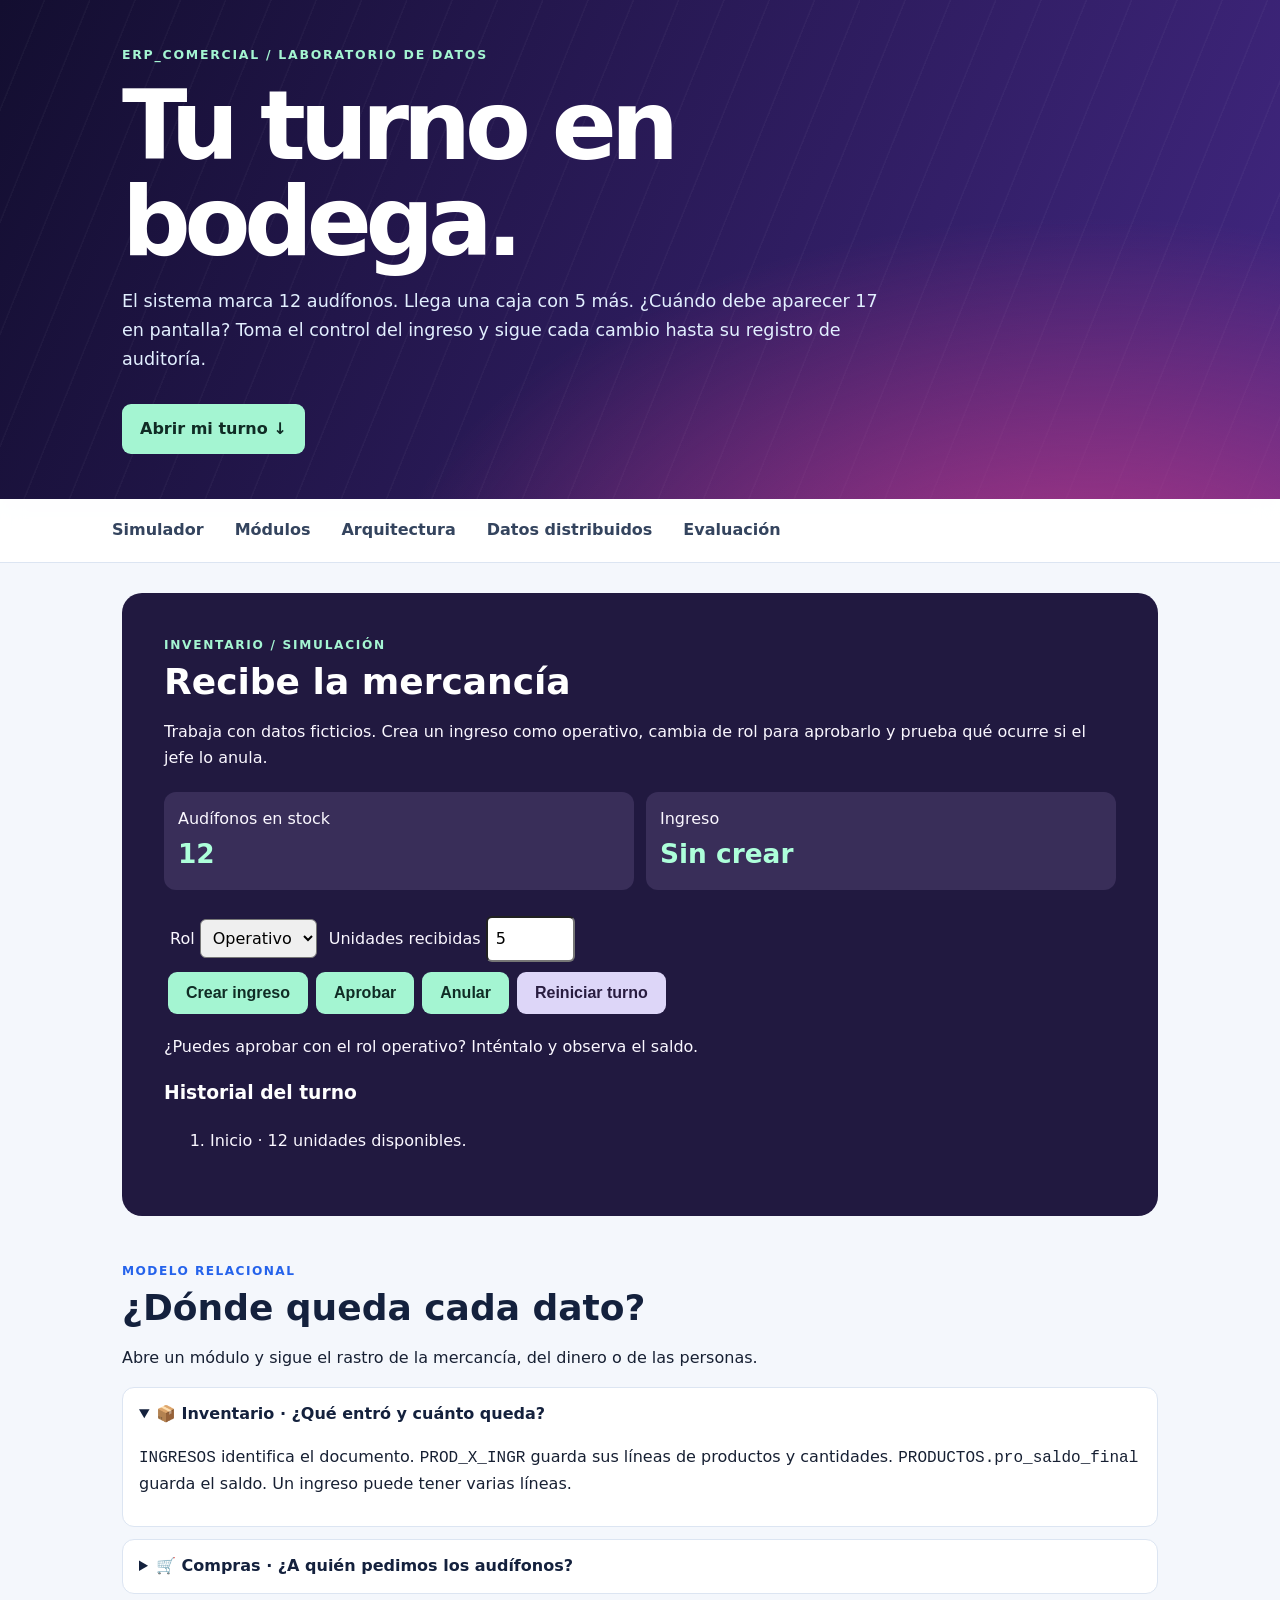
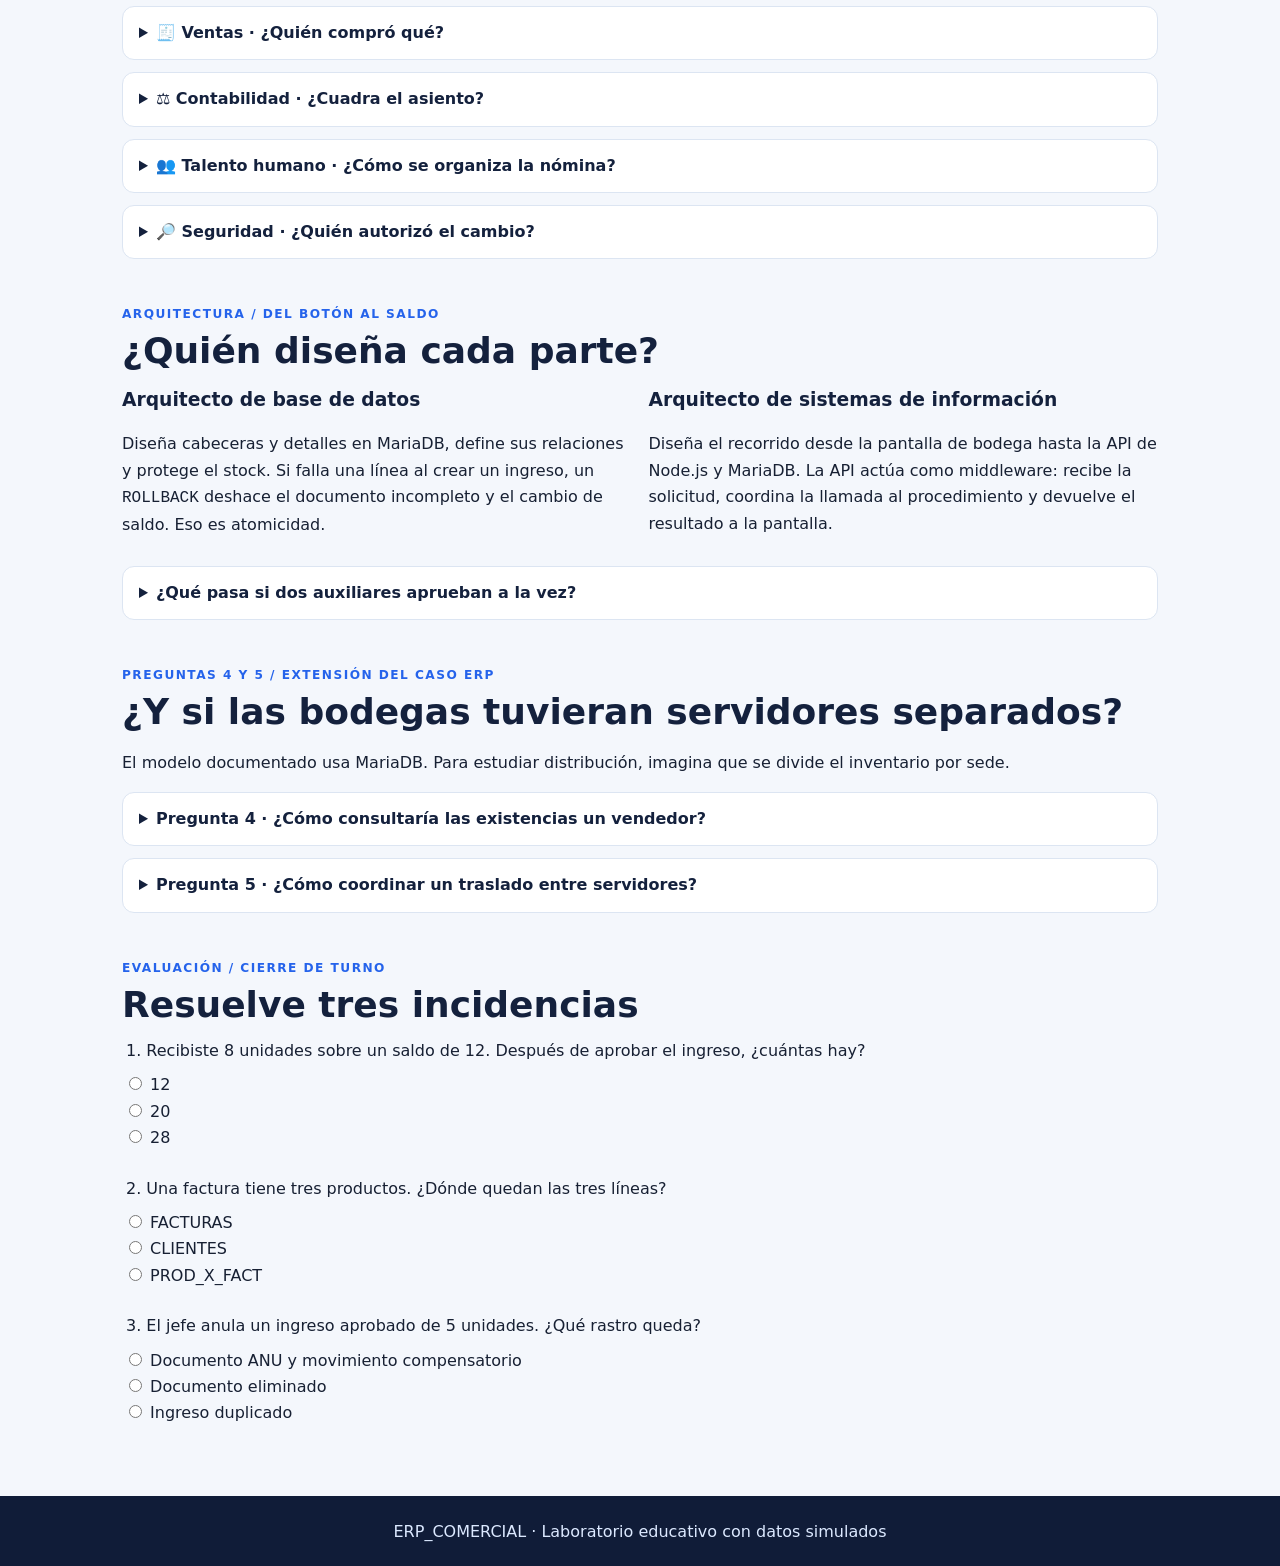
<file: material-bd/index.html>
<!doctype html>
<html lang="es"><head><meta charset="utf-8"><meta name="viewport" content="width=device-width,initial-scale=1">
<title>ERP_COMERCIAL · Turno de bodega</title>
<style>
:root{--navy:#14213d;--blue:#2563eb;--green:#059669;--cyan:#0891b2;--ink:#172033;--muted:#59677d;--bg:#f4f7fc;--line:#dce5f2}
*{box-sizing:border-box}html{scroll-behavior:smooth}body{margin:0;background:var(--bg);color:var(--ink);font:16px/1.65 system-ui,"Segoe UI",sans-serif}
.wrap{max-width:1080px;margin:auto;padding:0 22px}.hero{background:linear-gradient(125deg,#101c38,#17477c 62%,#07849a);color:white;padding:52px 0}
.kicker{color:#a5f3fc;text-transform:uppercase;letter-spacing:.13em;font-size:.78rem;font-weight:800}h1{font-size:clamp(2.1rem,5vw,3.6rem);line-height:1.08;margin:12px 0;max-width:850px}.hero p{font-size:1.1rem;color:#e2efff;max-width:780px}
.tags{display:flex;gap:9px;flex-wrap:wrap}.tag{border:1px solid #ffffff66;border-radius:30px;padding:5px 12px;background:#ffffff12;font-size:.88rem}
nav{position:sticky;top:0;background:#ffffffed;backdrop-filter:blur(12px);border-bottom:1px solid var(--line);z-index:5}.nav{display:flex;gap:7px;overflow:auto;padding:10px 0}.nav a{white-space:nowrap;text-decoration:none;padding:8px 12px;border-radius:9px;font-weight:700;color:#34445e}.nav a:hover{background:#eaf1ff;color:var(--blue)}
main{padding:28px 0 65px}.section{margin:30px 0 45px;scroll-margin-top:75px}.eyebrow{color:var(--blue);font-size:.76rem;letter-spacing:.12em;text-transform:uppercase;font-weight:900}h2{color:var(--navy);font-size:clamp(1.65rem,3vw,2.25rem);line-height:1.2;margin:5px 0 12px}h3{color:var(--navy);margin:0 0 8px}.lead{font-size:1.08rem;color:#4b5a70;max-width:850px}
.grid{display:grid;grid-template-columns:repeat(2,minmax(0,1fr));gap:17px}.three{grid-template-columns:repeat(3,minmax(0,1fr))}
.card{background:white;border:1px solid var(--line);border-radius:17px;padding:21px;box-shadow:0 10px 28px #1e3a5f0c}.db{border-top:5px solid var(--blue)}.si{border-top:5px solid var(--green)}.ico{font-size:1.8rem;background:#eaf1ff;width:52px;height:52px;border-radius:14px;display:grid;place-items:center;margin-bottom:12px}
.pill{display:inline-block;background:#eaf1ff;color:#1d4ed8;border-radius:30px;padding:4px 10px;font-size:.78rem;font-weight:800}.pill.green{background:#dcfce7;color:#047857}
ul{padding-left:20px}li{padding:3px 0}.callout{background:#e9faff;border-left:5px solid var(--cyan);padding:15px 18px;border-radius:10px;margin:18px 0}.callout strong{color:#075985}
table{width:100%;border-collapse:collapse;background:white;border-radius:14px;overflow:hidden;box-shadow:0 10px 28px #1e3a5f0c}th,td{text-align:left;padding:12px 14px;border-bottom:1px solid var(--line)}th{background:#eaf1ff;color:#173b70}tr:last-child td{border:0}
.flow{display:flex;gap:9px;align-items:stretch;flex-wrap:wrap;margin:15px 0}.step{flex:1;min-width:145px;text-align:center;background:white;border:1px solid var(--line);border-radius:13px;padding:14px}.step b{display:block;color:var(--blue)}.arrow{align-self:center;font-size:1.4rem;color:#8292a9;font-weight:900}
.example{background:linear-gradient(120deg,#eff6ff,#effdf8);border:1px solid #cfe3f5;border-radius:16px;padding:20px;margin-top:16px}
.tabs{display:flex;gap:8px;flex-wrap:wrap;margin:14px 0}.tab,button{border:0;border-radius:10px;padding:11px 15px;font-weight:800;cursor:pointer}.tab{background:white;border:1px solid var(--line);color:#40516a}.tab.active{background:var(--navy);color:white}.panel{display:none}.panel.active{display:block}
.diagram{display:grid;grid-template-columns:1fr auto 1fr;gap:10px;align-items:center;margin:15px 0}.node{text-align:center;padding:16px;border:2px solid #b9d2fa;border-radius:13px;background:white;font-weight:800}.node span{display:block;color:var(--muted);font-size:.88rem;font-weight:400}.node.green{border-color:#9de3c8}
.phase{display:flex;gap:13px;background:white;border:1px solid var(--line);border-radius:13px;padding:15px;margin:11px 0}.num{flex:0 0 38px;height:38px;border-radius:12px;background:#dbeafe;color:#1d4ed8;font-weight:900;display:grid;place-items:center}
details{background:white;border:1px solid var(--line);border-radius:12px;padding:13px 16px;margin:12px 0}summary{font-weight:800;color:var(--navy);cursor:pointer}
.quizq{background:white;border:1px solid var(--line);border-radius:14px;padding:17px;margin:13px 0}.quizq legend{font-weight:800;color:var(--navy)}.option{display:block;padding:8px 10px;border:1px solid var(--line);border-radius:9px;margin:7px 0;cursor:pointer}.option:hover{background:#f2f7ff}input{accent-color:var(--blue)}button{background:var(--blue);color:white;font-size:1rem}button.secondary{background:#e8eef8;color:#263a58}.feedback{font-weight:700;margin-top:9px}.score{font-size:1.2rem;font-weight:900;color:var(--green);margin-top:15px}
footer{background:#101c38;color:#dce9ff;text-align:center;padding:23px}.small{color:var(--muted);font-size:.9rem}
@media(max-width:720px){.grid,.three{grid-template-columns:1fr}.diagram{grid-template-columns:1fr}.arrow{transform:rotate(90deg);text-align:center}th,td{padding:9px 7px;font-size:.88rem}}
</style><style>
.hero{background-color:#17133d;background-image:radial-gradient(ellipse at 85% 125%,#b53889 0,transparent 46%),repeating-linear-gradient(112deg,transparent 0 40px,#ffffff08 41px 42px),linear-gradient(115deg,#130e30,#422782);padding:clamp(45px,9vw,100px) 0}.hero h1{font-size:clamp(3.5rem,9vw,7rem);letter-spacing:-.065em;line-height:1}.hero .kicker,.lab .eyebrow{color:#a4f5d2;letter-spacing:.14em}.start,.lab button{display:inline-block;border:0;border-radius:9px;background:#a4f5d2;color:#102c25;font-weight:750;padding:12px 18px;text-decoration:none;cursor:pointer}.start{margin-top:12px}.lab{background:#211940;color:#faf7ff;padding:clamp(20px,4vw,42px);border-radius:20px}.lab h2,.lab h3{color:white}.lab #meter{color:#b6ffe0;font-weight:700}.lab article{margin-top:16px;background:#302650;border:1px solid #62517e;border-radius:14px;padding:clamp(16px,3vw,30px)}#scene{color:#fbd48b;font-weight:700}#options{display:flex;gap:10px;flex-wrap:wrap}#options button{background:#f2edff;color:#27194a;text-align:left}.lab button:focus-visible,.start:focus-visible{outline:3px solid #ffbb41;outline-offset:3px}.lab button[hidden]{display:none}#hint{margin:12px 0;color:#fff1cc}.lab button:disabled{opacity:.72;cursor:default}#reto{scroll-margin-top:90px}
</style><style>.hero{padding:45px 0}.hero h1{font-size:clamp(3rem,8vw,6rem)}.metrics{display:flex;gap:12px;flex-wrap:wrap;margin:20px 0}.metrics div{flex:1;min-width:110px;padding:14px;background:#392e59;border-radius:12px}.metrics strong{display:block;font-size:1.65rem;color:#adffda}.lab select,.lab input{padding:8px;border-radius:6px;font:inherit}.lab label{display:inline-block;margin:6px}.lab button{margin:4px}.lab li{margin:6px}.lab h3{margin-top:18px}details{margin:12px 0}summary{cursor:pointer;font-weight:700}.section code{overflow-wrap:anywhere}fieldset{border:0;padding:8px 0}fieldset label{display:block}.lab button.secondary{background:#ddd6f8;color:#291d40}button:focus-visible,summary:focus-visible{outline:3px solid #ee9123;outline-offset:3px}</style></head><body>
<header class="hero"><div class="wrap"><div class="kicker">ERP_COMERCIAL / LABORATORIO DE DATOS</div><h1>Tu turno en bodega.</h1><p>El sistema marca 12 audífonos. Llega una caja con 5 más. ¿Cuándo debe aparecer 17 en pantalla? Toma el control del ingreso y sigue cada cambio hasta su registro de auditoría.</p><a class="start" href="#bodega">Abrir mi turno ↓</a></div></header>
<nav><div class="wrap nav"><a href="#bodega">Simulador</a><a href="#mapa">Módulos</a><a href="#equipo">Arquitectura</a><a href="#red">Datos distribuidos</a><a href="#prueba">Evaluación</a></div></nav>
<main class="wrap"><section class="section lab" id="bodega"><div class="eyebrow">Inventario / Simulación</div><h2>Recibe la mercancía</h2><p>Trabaja con datos ficticios. Crea un ingreso como operativo, cambia de rol para aprobarlo y prueba qué ocurre si el jefe lo anula.</p>
<div class="metrics"><div>Audífonos en stock<strong id="stock">12</strong></div><div>Ingreso<strong id="status">Sin crear</strong></div></div>
<label>Rol <select id="role"><option>Operativo</option><option>Auxiliar</option><option>Jefe</option></select></label><label>Unidades recibidas <input id="qty" type="number" value="5" min="1" max="99"></label>
<div id="actions"><button data-op="crear">Crear ingreso</button><button data-op="aprobar">Aprobar</button><button data-op="anular">Anular</button><button id="reset" class="secondary">Reiniciar turno</button></div><p id="msg" role="status">¿Puedes aprobar con el rol operativo? Inténtalo y observa el saldo.</p><h3>Historial del turno</h3><ol id="log"><li>Inicio · 12 unidades disponibles.</li></ol></section>
<section class="section" id="mapa"><div class="eyebrow">Modelo relacional</div><h2>¿Dónde queda cada dato?</h2><p>Abre un módulo y sigue el rastro de la mercancía, del dinero o de las personas.</p>
<details open><summary>📦 Inventario · ¿Qué entró y cuánto queda?</summary><p><code>INGRESOS</code> identifica el documento. <code>PROD_X_INGR</code> guarda sus líneas de productos y cantidades. <code>PRODUCTOS.pro_saldo_final</code> guarda el saldo. Un ingreso puede tener varias líneas.</p></details>
<details><summary>🛒 Compras · ¿A quién pedimos los audífonos?</summary><p>El proveedor se registra en <code>PROVEEDORES</code>. La orden se identifica en <code>O_COMPRA</code> y los artículos pedidos en <code>PROD_X_COMP</code>. La orden indica lo solicitado. El ingreso documenta lo que llegó físicamente.</p></details>
<details><summary>🧾 Ventas · ¿Quién compró qué?</summary><p><code>CLIENTES</code> identifica al comprador. <code>FACTURAS</code> contiene la cabecera de la venta y <code>PROD_X_FACT</code> sus líneas. Si una factura incluye audífonos y un teclado, comparten cabecera y ocupan líneas distintas.</p></details>
<details><summary>⚖️ Contabilidad · ¿Cuadra el asiento?</summary><p><code>ASIENTOS</code> agrupa movimientos y <code>CTAxASI</code> detalla sus cuentas. Ejemplo simplificado sin impuestos ni costo de venta: al cobrar $30 al contado, Caja registra $30 en el Debe e Ingresos por ventas registra $30 en el Haber.</p></details>
<details><summary>👥 Talento humano · ¿Cómo se organiza la nómina?</summary><p><code>PAGOS</code> identifica el lote y <code>PAGxEMP</code> vincula a cada empleado con el pago. En un lote con puntos de guardado, un error individual puede revertirse hasta su punto de guardado sin deshacer los registros anteriores.</p></details>
<details><summary>🔎 Seguridad · ¿Quién autorizó el cambio?</summary><p><code>USUARIOS</code> y <code>ROLES</code> identifican a la persona y sus permisos. <code>LOGS</code> conserva el rastro de las operaciones. Al anular un ingreso, el documento queda disponible para investigar el cambio de saldo.</p></details></section>
<section class="section" id="equipo"><div class="eyebrow">Arquitectura / Del botón al saldo</div><h2>¿Quién diseña cada parte?</h2><div class="grid two"><article><h3>Arquitecto de base de datos</h3><p>Diseña cabeceras y detalles en MariaDB, define sus relaciones y protege el stock. Si falla una línea al crear un ingreso, un <code>ROLLBACK</code> deshace el documento incompleto y el cambio de saldo. Eso es atomicidad.</p></article><article><h3>Arquitecto de sistemas de información</h3><p>Diseña el recorrido desde la pantalla de bodega hasta la API de Node.js y MariaDB. La API actúa como middleware: recibe la solicitud, coordina la llamada al procedimiento y devuelve el resultado a la pantalla.</p></article></div><details><summary>¿Qué pasa si dos auxiliares aprueban a la vez?</summary><p><code>SP_APROBAR_INGRESO</code> bloquea la fila con <code>FOR UPDATE</code>. El segundo auxiliar espera. Cuando puede leerla, ya está aprobada y la validación de estado evita una segunda aprobación.</p></details></section>
<section class="section" id="red"><div class="eyebrow">Preguntas 4 y 5 / Extensión del caso ERP</div><h2>¿Y si las bodegas tuvieran servidores separados?</h2><p>El modelo documentado usa MariaDB. Para estudiar distribución, imagina que se divide el inventario por sede.</p><details><summary>Pregunta 4 · ¿Cómo consultaría las existencias un vendedor?</summary><p>Si Quito tiene 12 audífonos y Cuenca tiene 7, una consulta global podría devolver 19. Separar las filas por sede es fragmentación horizontal. Poder consultar sin elegir servidor es transparencia de localización. En el ERP documentado, <code>V_HISTORIAL_INVENTARIO</code> reúne tablas para facilitar consultas; esa vista por sí sola no implica distribución.</p><p>Con microservicios, inventario y ventas podrían gestionar sus propios datos y comunicarse mediante APIs. Cada servicio decidiría cómo almacenar su información.</p></details><details><summary>Pregunta 5 · ¿Cómo coordinar un traslado entre servidores?</summary><p>Para mover 3 audífonos, Quito debe pasar de 12 a 9 y Cuenca de 7 a 10. En un protocolo 2PC, el coordinador primero pide a ambos nodos prepararse. Dos votos afirmativos permiten confirmar. Un voto negativo exige cancelar. Si se pierde la comunicación después de votar sí, un nodo preparado puede quedar esperando la decisión y mantener bloqueos.</p></details></section>
<section class="section" id="prueba"><div class="eyebrow">Evaluación / Cierre de turno</div><h2>Resuelve tres incidencias</h2><form id="quiz"></form></section></main><footer>ERP_COMERCIAL · Laboratorio educativo con datos simulados</footer>
<script>
const get=id=>document.getElementById(id);
let state='',amount=0;
function update(op){
 const role=get('role').value,qty=get('qty'),msg=get('msg');
 const allowed={crear:['Operativo'],aprobar:['Auxiliar','Jefe'],anular:['Jefe']};
 if(!allowed[op].includes(role)){msg.textContent='Ese rol no puede ejecutar esta acción. Roles autorizados: '+allowed[op].join(' o ')+'. El saldo sigue igual.';return;}
 if(op==='crear'&&state||op==='aprobar'&&state!=='PEN'||op==='anular'&&!['PEN','APR'].includes(state)){msg.textContent='Revisa el estado. Solo se crea un ingreso por turno y solo se aprueba un pendiente. La anulación requiere un ingreso vigente.';return;}
 if(op==='crear'&&!qty.checkValidity()||op==='crear'&&!qty.value){msg.textContent='Escribe un número entero entre 1 y 99.';return;}
 let explanation;
 if(op==='crear'){amount=Number(qty.value);qty.disabled=true;state='PEN';explanation='SP_CREAR_INGRESO guarda cabecera y detalle, y suma '+amount+' unidades.';}
 if(op==='aprobar'){state='APR';explanation='SP_APROBAR_INGRESO valida el pendiente y cambia su estado. El stock ya se sumó al crear.';}
 if(op==='anular'){state='ANU';explanation='SP_ANULAR_INGRESO compensa el ingreso: resta '+amount+' unidades y conserva el documento.';}
 const balance=state==='ANU'?12:12+amount;
 get('stock').textContent=balance;get('status').textContent=state;msg.textContent=explanation;
 const li=document.createElement('li');li.textContent=role+' · '+state+' · Saldo: '+balance+'. '+explanation;get('log').append(li);
}
for(const button of document.querySelectorAll('[data-op]'))button.onclick=()=>update(button.dataset.op);
get('reset').onclick=()=>{state='';amount=0;get('qty').disabled=false;get('qty').value=5;get('role').selectedIndex=0;get('stock').textContent=12;get('status').textContent='Sin crear';get('log').innerHTML='<li>Inicio · 12 unidades disponibles.</li>';get('msg').textContent='Nuevo turno. Prueba una cantidad diferente.';};
const questions=[
['Recibiste 8 unidades sobre un saldo de 12. Después de aprobar el ingreso, ¿cuántas hay?',['12','20','28'],1,'Se suman las 8 al crear el ingreso. Aprobarlo cambia PEN a APR.'],
['Una factura tiene tres productos. ¿Dónde quedan las tres líneas?',['FACTURAS','CLIENTES','PROD_X_FACT'],2,'Las líneas de venta se guardan en PROD_X_FACT bajo una cabecera de FACTURAS.'],
['El jefe anula un ingreso aprobado de 5 unidades. ¿Qué rastro queda?',['Documento ANU y movimiento compensatorio','Documento eliminado','Ingreso duplicado'],0,'La anulación revierte las unidades y conserva la trazabilidad.']];
questions.forEach(([title,options,key,why],i)=>{const f=document.createElement('fieldset');const l=document.createElement('legend');l.textContent=(i+1)+'. '+title;f.append(l);const note=document.createElement('p');note.setAttribute('role','status');options.forEach((v,j)=>{const label=document.createElement('label'),r=document.createElement('input');r.type='radio';r.name='q'+i;r.onchange=()=>{note.textContent=(j===key?'✓ Correcto. ':'Revisa tu respuesta. ')+why;};label.append(r,' '+v);f.append(label);});f.append(note);get('quiz').append(f);});
</script></body></html>
</file>
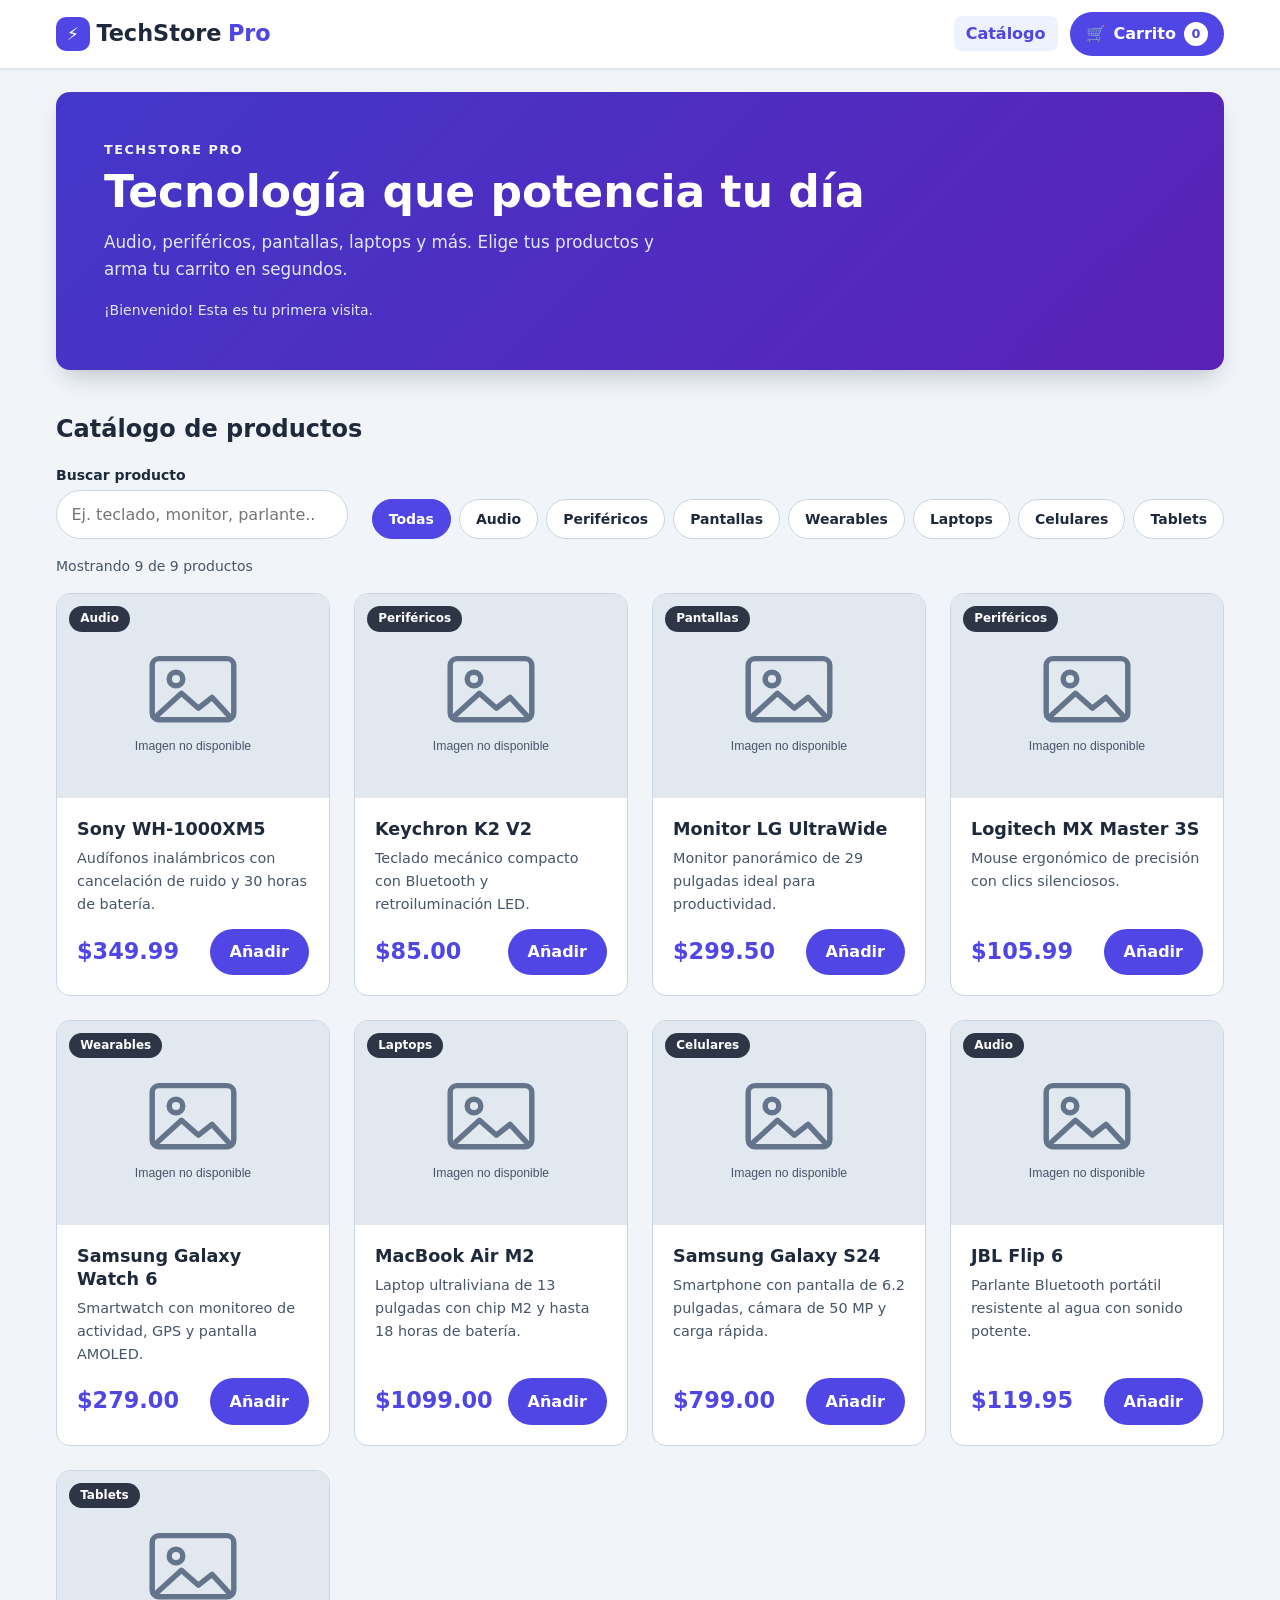
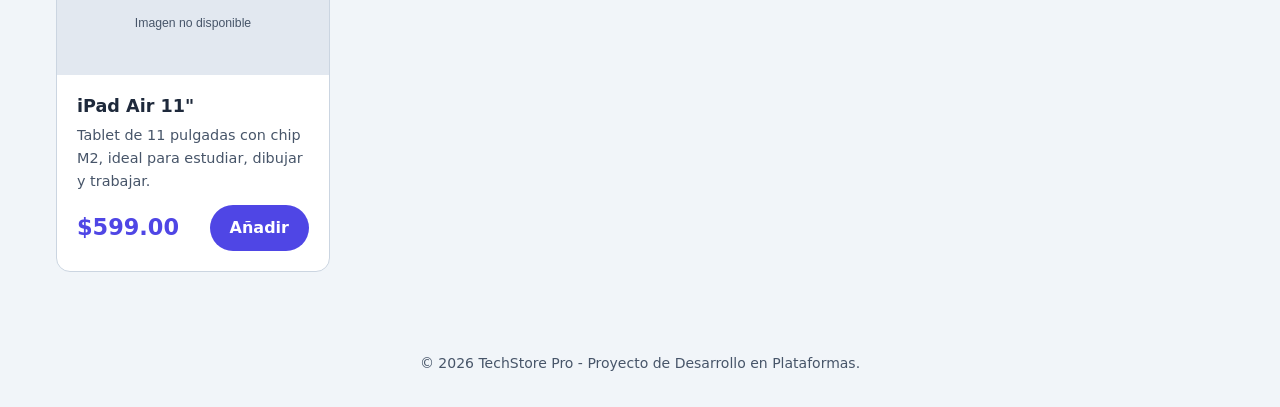
<file: techstore-v2/index.html>
<!DOCTYPE html>
<html lang="es">
<head>
    <meta charset="UTF-8">
    <meta name="viewport" content="width=device-width, initial-scale=1.0">
    <meta name="description" content="TechStore Pro: catálogo de tecnología con carrito de compras accesible y persistente.">
    <title>Catálogo - TechStore Pro</title>
    <link rel="stylesheet" href="assets/styles.css">
</head>
<body>
    <a class="skip-link" href="#contenido">Saltar al contenido principal</a>

    <header class="header">
        <div class="header-container">
            <a class="logo" href="index.html" aria-label="TechStore Pro, ir al inicio">
                <span class="logo-marca" aria-hidden="true">⚡</span> TechStore <span class="logo-pro">Pro</span>
            </a>
            <nav aria-label="Principal">
                <ul>
                    <li><a href="index.html" class="nav-link" aria-current="page">Catálogo</a></li>
                    <li>
                        <a href="carrito.html" class="btn-carrito" id="enlace-carrito" aria-label="Carrito, 0 productos">
                            <span aria-hidden="true">🛒</span> Carrito <span class="badge" id="cart-count" aria-hidden="true">0</span>
                        </a>
                    </li>
                </ul>
            </nav>
        </div>
    </header>

    <main id="contenido" class="contenedor">
        <section class="hero" aria-labelledby="titulo-pagina">
            <p class="eyebrow">TechStore Pro</p>
            <h1 id="titulo-pagina" tabindex="-1">Tecnología que potencia tu día</h1>
            <p class="hero-texto">Audio, periféricos, pantallas, laptops y más. Elige tus productos y arma tu carrito en segundos.</p>
            <p id="ultima-visita" class="hero-nota"></p>
        </section>

        <section aria-labelledby="t-catalogo">
            <h2 id="t-catalogo">Catálogo de productos</h2>

            <div class="herramientas">
                <div class="buscador">
                    <label for="buscador">Buscar producto</label>
                    <input id="buscador" type="search" placeholder="Ej. teclado, monitor, parlante..." autocomplete="off">
                </div>
                <div id="filtros" class="filtros" role="group" aria-label="Filtrar por categoría"></div>
            </div>

            <p id="error-carga" class="nota" role="alert" hidden></p>
            <p id="resumen" class="nota" role="status"></p>

            <div id="grid-productos" class="grid-productos"></div>
        </section>
    </main>

    <footer class="footer">
        <p>&copy; 2026 TechStore Pro - Proyecto de Desarrollo en Plataformas.</p>
    </footer>

    <div id="toast" class="toast" role="status"></div>

    <script src="data/productos.js?v=20261006-1"></script>
    <script src="js/cart.js"></script>
    <script src="js/ui.js"></script>
    <script src="js/catalogo.js"></script>
</body>
</html>
</file>
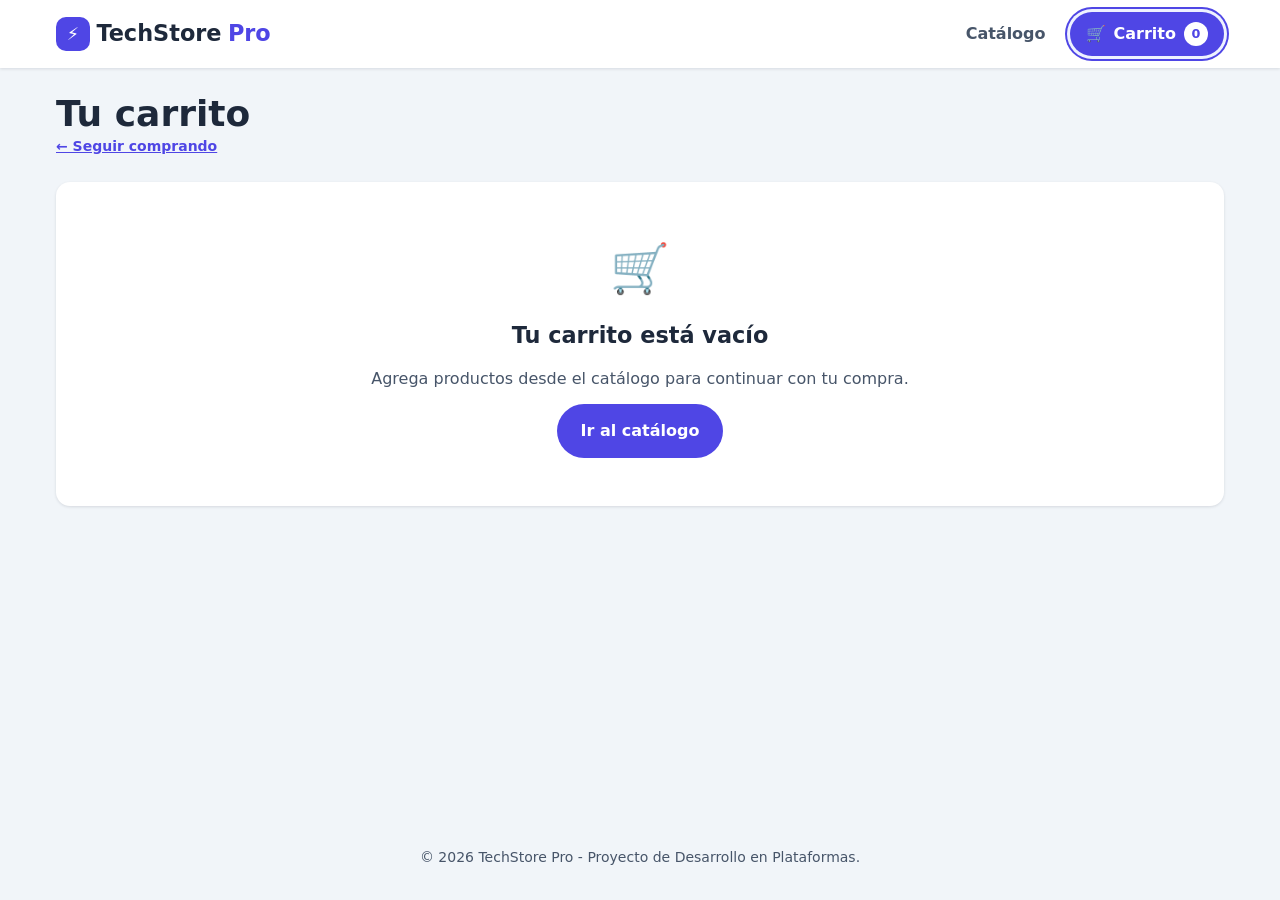
<file: techstore-v2/carrito.html>
<!DOCTYPE html>
<html lang="es">
<head>
    <meta charset="UTF-8">
    <meta name="viewport" content="width=device-width, initial-scale=1.0">
    <meta name="description" content="Revisa tu carrito y finaliza tu compra en TechStore Pro.">
    <title>Carrito y compra - TechStore Pro</title>
    <link rel="stylesheet" href="assets/styles.css">
</head>
<body>
    <a class="skip-link" href="#contenido">Saltar al contenido principal</a>

    <header class="header">
        <div class="header-container">
            <a class="logo" href="index.html" aria-label="TechStore Pro, ir al inicio">
                <span class="logo-marca" aria-hidden="true">⚡</span> TechStore <span class="logo-pro">Pro</span>
            </a>
            <nav aria-label="Principal">
                <ul>
                    <li><a href="index.html" class="nav-link">Catálogo</a></li>
                    <li>
                        <a href="carrito.html" class="btn-carrito" id="enlace-carrito" aria-current="page" aria-label="Carrito, 0 productos">
                            <span aria-hidden="true">🛒</span> Carrito <span class="badge" id="cart-count" aria-hidden="true">0</span>
                        </a>
                    </li>
                </ul>
            </nav>
        </div>
    </header>

    <main id="contenido" class="contenedor">
        <h1 id="titulo-pagina" class="titulo-pagina" tabindex="-1">Tu carrito</h1>
        <p class="nota"><a class="enlace" href="index.html">← Seguir comprando</a></p>
        <p id="error-carga" class="nota" role="alert" hidden></p>

        <!-- Vista: carrito vacío -->
        <section id="vista-vacia" class="vacio" aria-labelledby="t-vacio" hidden>
            <p class="vacio-icono" aria-hidden="true">🛒</p>
            <h2 id="t-vacio">Tu carrito está vacío</h2>
            <p>Agrega productos desde el catálogo para continuar con tu compra.</p>
            <a class="btn-primary btn-inline" href="index.html">Ir al catálogo</a>
            <p id="ultimo-pedido" class="nota" hidden></p>
        </section>

        <!-- Vista: carrito con productos -->
        <div id="vista-carrito" class="checkout-layout" hidden>
            <section class="panel" aria-labelledby="t-productos">
                <div class="panel-cabecera">
                    <h2 id="t-productos">Productos</h2>
                    <button type="button" id="btn-vaciar" class="btn-link">Vaciar carrito</button>
                </div>
                <ul id="lista-carrito" class="lista-carrito"></ul>
            </section>

            <div class="columna-lateral">
                <section class="panel" aria-labelledby="t-resumen">
                    <h2 id="t-resumen">Resumen del pedido</h2>
                    <dl class="totales">
                        <div class="fila"><dt>Unidades</dt><dd id="unidades">0</dd></div>
                        <div class="fila"><dt>Subtotal</dt><dd id="subtotal">$0.00</dd></div>
                        <div class="fila"><dt>IVA (15%)</dt><dd id="iva">$0.00</dd></div>
                        <div class="fila total"><dt>Total</dt><dd id="total">$0.00</dd></div>
                    </dl>
                    <p class="nota">Última actualización: <time id="ultima-actualizacion">—</time></p>
                </section>

                <section class="panel" aria-labelledby="t-checkout">
                    <h2 id="t-checkout">Datos de contacto</h2>
                    <form id="form-checkout" novalidate>
                        <div class="campo">
                            <label for="nombre">Nombre completo</label>
                            <input id="nombre" type="text" maxlength="60" autocomplete="name" required aria-required="true" aria-describedby="ayuda-nombre err-nombre">
                            <small id="ayuda-nombre" class="ayuda">Nombre y apellido, solo letras.</small>
                            <span id="err-nombre" class="error-msg" role="alert" hidden></span>
                        </div>

                        <div class="campo">
                            <label for="email">Correo electrónico</label>
                            <input id="email" type="email" maxlength="80" autocomplete="email" required aria-required="true" aria-describedby="ayuda-email err-email">
                            <small id="ayuda-email" class="ayuda">Ej. usuario@dominio.com</small>
                            <span id="err-email" class="error-msg" role="alert" hidden></span>
                        </div>

                        <div class="campo">
                            <label for="telefono">Teléfono</label>
                            <input id="telefono" type="tel" maxlength="20" autocomplete="tel" inputmode="tel" required aria-required="true" aria-describedby="ayuda-telefono err-telefono">
                            <small id="ayuda-telefono" class="ayuda">De 7 a 15 dígitos, puede iniciar con +.</small>
                            <span id="err-telefono" class="error-msg" role="alert" hidden></span>
                        </div>

                        <button type="submit" class="btn-primary">Finalizar compra</button>
                    </form>
                    <p id="mensaje" class="mensaje" role="status"></p>
                </section>
            </div>
        </div>
    </main>

    <footer class="footer">
        <p>&copy; 2026 TechStore Pro - Proyecto de Desarrollo en Plataformas.</p>
    </footer>

    <!-- Popup: compra exitosa -->
    <dialog id="dialogo-exito" class="dialogo" aria-labelledby="t-exito" aria-describedby="d-exito">
        <div class="dialogo-icono exito" aria-hidden="true">✓</div>
        <h2 id="t-exito">¡Compra realizada!</h2>
        <p id="d-exito"></p>
        <dl id="resumen-pedido" class="resumen-pedido"></dl>
        <form method="dialog" class="dialogo-acciones">
            <a class="btn-secundario" href="index.html">Seguir comprando</a>
            <button type="submit" class="btn-primary btn-inline" value="cerrar" autofocus>Cerrar</button>
        </form>
    </dialog>

    <!-- Popup: confirmar vaciar carrito -->
    <dialog id="dialogo-vaciar" class="dialogo" aria-labelledby="t-vaciar" aria-describedby="d-vaciar">
        <div class="dialogo-icono alerta" aria-hidden="true">!</div>
        <h2 id="t-vaciar">¿Vaciar el carrito?</h2>
        <p id="d-vaciar">Se quitarán todos los productos. Esta acción no se puede deshacer.</p>
        <form method="dialog" class="dialogo-acciones">
            <button type="submit" class="btn-secundario" value="cancelar" autofocus>Cancelar</button>
            <button type="submit" class="btn-peligro" value="confirmar">Sí, vaciar</button>
        </form>
    </dialog>

    <div id="toast" class="toast" role="status"></div>
    <div id="anuncios" class="sr-only" aria-live="polite"></div>

    <script src="data/productos.js?v=20261006-1"></script>
    <script src="js/cart.js"></script>
    <script src="js/ui.js"></script>
    <script src="js/checkout.js"></script>
</body>
</html>
</file>
<file: techstore-v2/assets/styles.css>
/* ===== Variables ===== */
:root {
    --primary: #4f46e5;
    --primary-hover: #4338ca;
    --primary-soft: #eef2ff;
    --text: #1e293b;
    --muted: #475569;
    --bg: #f1f5f9;
    --card: #ffffff;
    --border: #cbd5e1;
    --error: #b91c1c;
    --error-bg: #fef2f2;
    --success: #047857;
    --success-bg: #d1fae5;
    --radius: 14px;
    --shadow: 0 1px 3px rgba(15, 23, 42, 0.12);
    --shadow-lg: 0 12px 24px -8px rgba(15, 23, 42, 0.25);
}

*, *::before, *::after { box-sizing: border-box; margin: 0; padding: 0; }
[hidden] { display: none !important; }
html { scroll-behavior: smooth; scroll-padding-top: 5rem; }
body {
    font-family: system-ui, -apple-system, "Segoe UI", Roboto, sans-serif;
    background: var(--bg); color: var(--text); line-height: 1.6;
    min-height: 100vh; display: flex; flex-direction: column;
}
body:has(dialog[open]) { overflow: hidden; }
img { max-width: 100%; display: block; }
button, input { font: inherit; }
a { color: inherit; }

/* ===== Accesibilidad ===== */
.sr-only { position: absolute; width: 1px; height: 1px; padding: 0; margin: -1px; overflow: hidden; clip: rect(0,0,0,0); white-space: nowrap; border: 0; }
.skip-link { position: fixed; left: 1rem; top: -4rem; background: var(--text); color: #fff; padding: 0.75rem 1rem; border-radius: 8px; z-index: 100; transition: top 0.2s; }
.skip-link:focus { top: 1rem; }
:focus-visible { outline: 3px solid var(--primary); outline-offset: 2px; }
[tabindex="-1"]:focus { outline: none; }

/* ===== Header ===== */
.header { background: var(--card); box-shadow: var(--shadow); position: sticky; top: 0; z-index: 10; }
.header-container { max-width: 1200px; margin: 0 auto; padding: 0.75rem 1rem; display: flex; justify-content: space-between; align-items: center; gap: 1rem; }
.logo { font-size: 1.4rem; font-weight: 800; text-decoration: none; display: inline-flex; align-items: center; gap: 0.4rem; }
.logo-pro { color: var(--primary); }
.logo-marca { background: var(--primary); color: #fff; width: 34px; height: 34px; border-radius: 10px; display: inline-grid; place-items: center; font-size: 1.1rem; }
nav ul { list-style: none; display: flex; gap: 0.75rem; align-items: center; }
.nav-link { text-decoration: none; color: var(--muted); font-weight: 600; padding: 0.5rem 0.75rem; border-radius: 8px; }
.nav-link:hover { color: var(--primary); background: var(--primary-soft); }
.nav-link[aria-current="page"] { color: var(--primary); background: var(--primary-soft); }
.btn-carrito { text-decoration: none; background: var(--primary); color: #fff; padding: 0.55rem 1rem; border-radius: 999px; font-weight: 700; display: inline-flex; align-items: center; gap: 0.5rem; min-height: 44px; }
.btn-carrito:hover { background: var(--primary-hover); }
.btn-carrito[aria-current="page"] { box-shadow: 0 0 0 3px var(--primary-soft), 0 0 0 5px var(--primary); }
.badge { background: #fff; color: var(--primary); min-width: 1.5rem; height: 1.5rem; border-radius: 999px; display: inline-grid; place-items: center; font-size: 0.8rem; padding: 0 0.4rem; }

/* ===== Layout general ===== */
.contenedor { width: 100%; max-width: 1200px; margin: 1.5rem auto 3rem; padding: 0 1rem; flex: 1; }
.footer { text-align: center; padding: 2rem 1rem; color: var(--muted); font-size: 0.875rem; }
.nota { color: var(--muted); font-size: 0.875rem; }
.enlace { color: var(--primary); font-weight: 600; }

/* ===== Hero ===== */
.hero { background: linear-gradient(135deg, #4338ca, #5b21b6); color: #fff; border-radius: var(--radius); padding: clamp(1.5rem, 5vw, 3rem); margin-bottom: 2.5rem; box-shadow: var(--shadow-lg); }
.eyebrow { font-size: 0.8rem; font-weight: 700; text-transform: uppercase; letter-spacing: 1.5px; opacity: 0.95; }
.hero h1 { font-size: clamp(1.75rem, 5vw, 2.75rem); line-height: 1.15; margin: 0.4rem 0 0.75rem; font-weight: 800; }
.hero-texto { max-width: 55ch; font-size: 1.05rem; color: #e0e7ff; }
.hero-nota { margin-top: 1rem; font-size: 0.875rem; color: #e0e7ff; }

/* ===== Catálogo ===== */
#t-catalogo { font-size: 1.5rem; margin-bottom: 1rem; }
.herramientas { display: flex; flex-wrap: wrap; gap: 1rem 1.5rem; align-items: end; margin-bottom: 1rem; }
.buscador { display: flex; flex-direction: column; gap: 0.25rem; flex: 1 1 260px; max-width: 380px; }
.buscador label { font-size: 0.875rem; font-weight: 600; }
.buscador input { padding: 0.65rem 0.9rem; border: 1px solid var(--border); border-radius: 999px; min-height: 44px; background: #fff; }
.buscador input:focus { border-color: var(--primary); }
.filtros { display: flex; flex-wrap: wrap; gap: 0.5rem; }
.chip { background: #fff; border: 1px solid var(--border); color: var(--text); padding: 0.45rem 1rem; border-radius: 999px; font-weight: 600; font-size: 0.875rem; cursor: pointer; min-height: 40px; transition: background 0.2s, color 0.2s, border-color 0.2s; }
.chip:hover { border-color: var(--primary); color: var(--primary); }
.chip[aria-pressed="true"] { background: var(--primary); border-color: var(--primary); color: #fff; }
#resumen { margin-bottom: 1rem; }

.grid-productos { display: grid; grid-template-columns: repeat(auto-fill, minmax(250px, 1fr)); gap: 1.5rem; }
.sin-resultados { grid-column: 1 / -1; background: #fff; border: 1px dashed var(--border); border-radius: var(--radius); padding: 2rem; text-align: center; color: var(--muted); }

.producto-card { background: var(--card); border: 1px solid var(--border); border-radius: var(--radius); overflow: hidden; display: flex; flex-direction: column; transition: transform 0.2s, box-shadow 0.2s; }
.producto-card:hover, .producto-card:focus-within { transform: translateY(-4px); box-shadow: var(--shadow-lg); }
.img-contenedor { position: relative; aspect-ratio: 4 / 3; background: #e2e8f0; overflow: hidden; }
.img-producto { width: 100%; height: 100%; object-fit: cover; transition: transform 0.4s; }
.producto-card:hover .img-producto { transform: scale(1.05); }
.categoria { position: absolute; top: 0.75rem; left: 0.75rem; background: rgba(15, 23, 42, 0.85); color: #fff; font-size: 0.75rem; font-weight: 700; padding: 0.2rem 0.7rem; border-radius: 999px; }
.producto-info { padding: 1.25rem; display: flex; flex-direction: column; flex-grow: 1; }
.producto-info h3 { font-size: 1.1rem; line-height: 1.3; margin-bottom: 0.4rem; }
.descripcion { color: var(--muted); font-size: 0.9rem; margin-bottom: 0.75rem; }
.en-carrito { color: var(--success); font-size: 0.8rem; font-weight: 700; margin-bottom: 0.5rem; }
.producto-pie { margin-top: auto; display: flex; justify-content: space-between; align-items: center; gap: 0.75rem; }
.precio { font-size: 1.4rem; font-weight: 800; color: var(--primary); }
.btn-add { background: var(--primary); border: 0; color: #fff; padding: 0.65rem 1.25rem; border-radius: 999px; font-weight: 700; cursor: pointer; min-height: 44px; transition: background 0.2s, transform 0.1s; }
.btn-add:hover { background: var(--primary-hover); }
.btn-add:active { transform: scale(0.96); }

/* ===== Página del carrito ===== */
.titulo-pagina { font-size: clamp(1.6rem, 4vw, 2.25rem); font-weight: 800; line-height: 1.2; }
.titulo-pagina + .nota { margin-bottom: 1.5rem; }

.checkout-layout { display: grid; grid-template-columns: 1fr; gap: 1.5rem; align-items: start; }
@media (min-width: 992px) {
    .checkout-layout { grid-template-columns: minmax(0, 1.5fr) minmax(320px, 1fr); }
    .columna-lateral { position: sticky; top: 5.5rem; }
}
.columna-lateral { display: grid; gap: 1.5rem; }

.panel { background: var(--card); border-radius: var(--radius); padding: 1.5rem; box-shadow: var(--shadow); }
.panel h2 { font-size: 1.15rem; }
.panel-cabecera { display: flex; justify-content: space-between; align-items: center; border-bottom: 1px solid var(--border); padding-bottom: 0.75rem; margin-bottom: 0.5rem; }
.panel > h2 { border-bottom: 1px solid var(--border); padding-bottom: 0.75rem; margin-bottom: 1rem; }

.lista-carrito { list-style: none; }
.cart-item { display: grid; grid-template-columns: 72px 1fr auto; grid-template-areas: "thumb info del" "thumb qty sub"; gap: 0.4rem 1rem; align-items: center; padding: 1rem 0; border-bottom: 1px dashed var(--border); }
.cart-item:last-child { border-bottom: 0; }
.cart-thumb { grid-area: thumb; width: 72px; height: 72px; object-fit: cover; border-radius: 10px; background: #e2e8f0; }
.cart-item-info { grid-area: info; min-width: 0; }
.cart-item-nombre { display: block; font-weight: 700; line-height: 1.3; }
.cart-item-info small { color: var(--muted); }
.btn-del { grid-area: del; background: #fee2e2; color: var(--error); border: 0; width: 36px; height: 36px; border-radius: 50%; cursor: pointer; font-weight: 700; }
.btn-del:hover { background: #fecaca; }
.cantidad { grid-area: qty; display: inline-flex; align-items: center; gap: 0.5rem; }
.cantidad-valor { min-width: 2rem; text-align: center; font-weight: 700; }
.btn-qty { width: 38px; height: 38px; border-radius: 10px; border: 1px solid var(--border); background: #fff; cursor: pointer; font-size: 1.15rem; line-height: 1; }
.btn-qty:hover { border-color: var(--primary); background: var(--primary-soft); }
.btn-qty[aria-disabled="true"] { opacity: 0.45; cursor: not-allowed; }
.btn-qty[aria-disabled="true"]:hover { border-color: var(--border); background: #fff; }
.cart-item-subtotal { grid-area: sub; text-align: right; font-size: 1.05rem; }

.btn-link { background: none; border: 0; color: var(--error); text-decoration: underline; cursor: pointer; font-size: 0.9rem; padding: 0.4rem; }
.btn-link:hover { color: #7f1d1d; }

.totales { margin-bottom: 0.75rem; }
.fila { display: flex; justify-content: space-between; padding: 0.3rem 0; }
.fila dt { color: var(--muted); }
.fila.total { border-top: 2px solid var(--text); margin-top: 0.5rem; padding-top: 0.6rem; font-size: 1.3rem; font-weight: 800; }
.fila.total dt { color: var(--text); }

/* Carrito vacío */
.vacio { background: var(--card); border-radius: var(--radius); box-shadow: var(--shadow); padding: 3rem 1.5rem; text-align: center; display: grid; gap: 0.75rem; justify-items: center; }
.vacio-icono { font-size: 3rem; }
.vacio h2 { font-size: 1.4rem; }
.vacio p { color: var(--muted); }

/* ===== Formulario ===== */
.campo { margin-bottom: 1.1rem; }
.campo label { display: block; font-weight: 600; font-size: 0.9rem; margin-bottom: 0.35rem; }
.campo input { width: 100%; padding: 0.7rem 0.85rem; border: 1px solid var(--border); border-radius: 10px; min-height: 44px; background: #fff; color: var(--text); }
.campo input:focus { border-color: var(--primary); }
.ayuda { display: block; color: var(--muted); font-size: 0.8rem; margin-top: 0.25rem; }
input[aria-invalid="true"] { border-color: var(--error); background: var(--error-bg); }
input.ok { border-color: var(--success); }
.error-msg { display: block; color: var(--error); font-size: 0.85rem; font-weight: 600; margin-top: 0.35rem; }
.mensaje { margin-top: 1rem; text-align: center; font-weight: 600; font-size: 0.9rem; }
.mensaje.error { color: var(--error); }

/* ===== Botones ===== */
.btn-primary { background: var(--primary); color: #fff; border: 0; padding: 0.9rem 1.5rem; border-radius: 999px; font-weight: 700; font-size: 1rem; cursor: pointer; min-height: 48px; width: 100%; text-decoration: none; text-align: center; display: inline-block; }
.btn-primary:hover { background: var(--primary-hover); }
.btn-inline { width: auto; }
.btn-secundario { background: #fff; color: var(--text); border: 1px solid var(--border); padding: 0.9rem 1.5rem; border-radius: 999px; font-weight: 700; font-size: 1rem; cursor: pointer; min-height: 48px; text-decoration: none; text-align: center; display: inline-block; }
.btn-secundario:hover { border-color: var(--primary); color: var(--primary); }
.btn-peligro { background: var(--error); color: #fff; border: 0; padding: 0.9rem 1.5rem; border-radius: 999px; font-weight: 700; font-size: 1rem; cursor: pointer; min-height: 48px; }
.btn-peligro:hover { background: #991b1b; }

/* ===== Popups (<dialog>) ===== */
.dialogo { border: 0; border-radius: 20px; padding: 2rem 1.5rem; width: calc(100% - 2rem); max-width: 460px; margin: auto; text-align: center; box-shadow: 0 25px 50px -12px rgba(15, 23, 42, 0.5); color: var(--text); }
.dialogo::backdrop { background: rgba(15, 23, 42, 0.65); }
.dialogo[open] { animation: aparecer 0.25s ease; }
.dialogo h2 { font-size: 1.5rem; margin-bottom: 0.5rem; }
.dialogo p { color: var(--muted); }
.dialogo-icono { width: 64px; height: 64px; border-radius: 50%; display: grid; place-items: center; font-size: 2rem; font-weight: 800; margin: 0 auto 1rem; }
.dialogo-icono.exito { background: var(--success-bg); color: var(--success); }
.dialogo-icono.alerta { background: #fee2e2; color: var(--error); }
.dialogo-acciones { display: flex; flex-wrap: wrap; gap: 0.75rem; justify-content: center; margin-top: 1.5rem; }
.resumen-pedido { text-align: left; background: var(--bg); border-radius: 12px; padding: 1rem 1.25rem; margin-top: 1.25rem; display: grid; grid-template-columns: auto 1fr; gap: 0.35rem 1rem; font-size: 0.95rem; }
.resumen-pedido dt { color: var(--muted); }
.resumen-pedido dd { font-weight: 700; text-align: right; overflow-wrap: anywhere; }
@keyframes aparecer { from { opacity: 0; transform: translateY(12px) scale(0.97); } to { opacity: 1; transform: none; } }

/* ===== Toast ===== */
.toast { position: fixed; left: 50%; bottom: 1.5rem; transform: translate(-50%, 20px); background: var(--text); color: #fff; padding: 0.8rem 1.25rem; border-radius: 999px; box-shadow: var(--shadow-lg); font-weight: 600; font-size: 0.95rem; max-width: calc(100% - 2rem); text-align: center; opacity: 0; visibility: hidden; transition: opacity 0.25s, transform 0.25s, visibility 0.25s; z-index: 60; }
.toast.visible { opacity: 1; visibility: visible; transform: translate(-50%, 0); }

/* ===== Responsive ===== */
@media (max-width: 520px) {
    .logo { font-size: 1.15rem; }
    .nav-link { display: none; }
    .cart-item { grid-template-columns: 60px 1fr auto; gap: 0.4rem 0.75rem; }
    .cart-thumb { width: 60px; height: 60px; }
    .dialogo-acciones > * { flex: 1 1 100%; }
}

@media (prefers-reduced-motion: reduce) {
    *, *::before, *::after { transition: none !important; animation: none !important; scroll-behavior: auto !important; }
    .producto-card:hover, .producto-card:focus-within { transform: none; }
}
</file>
